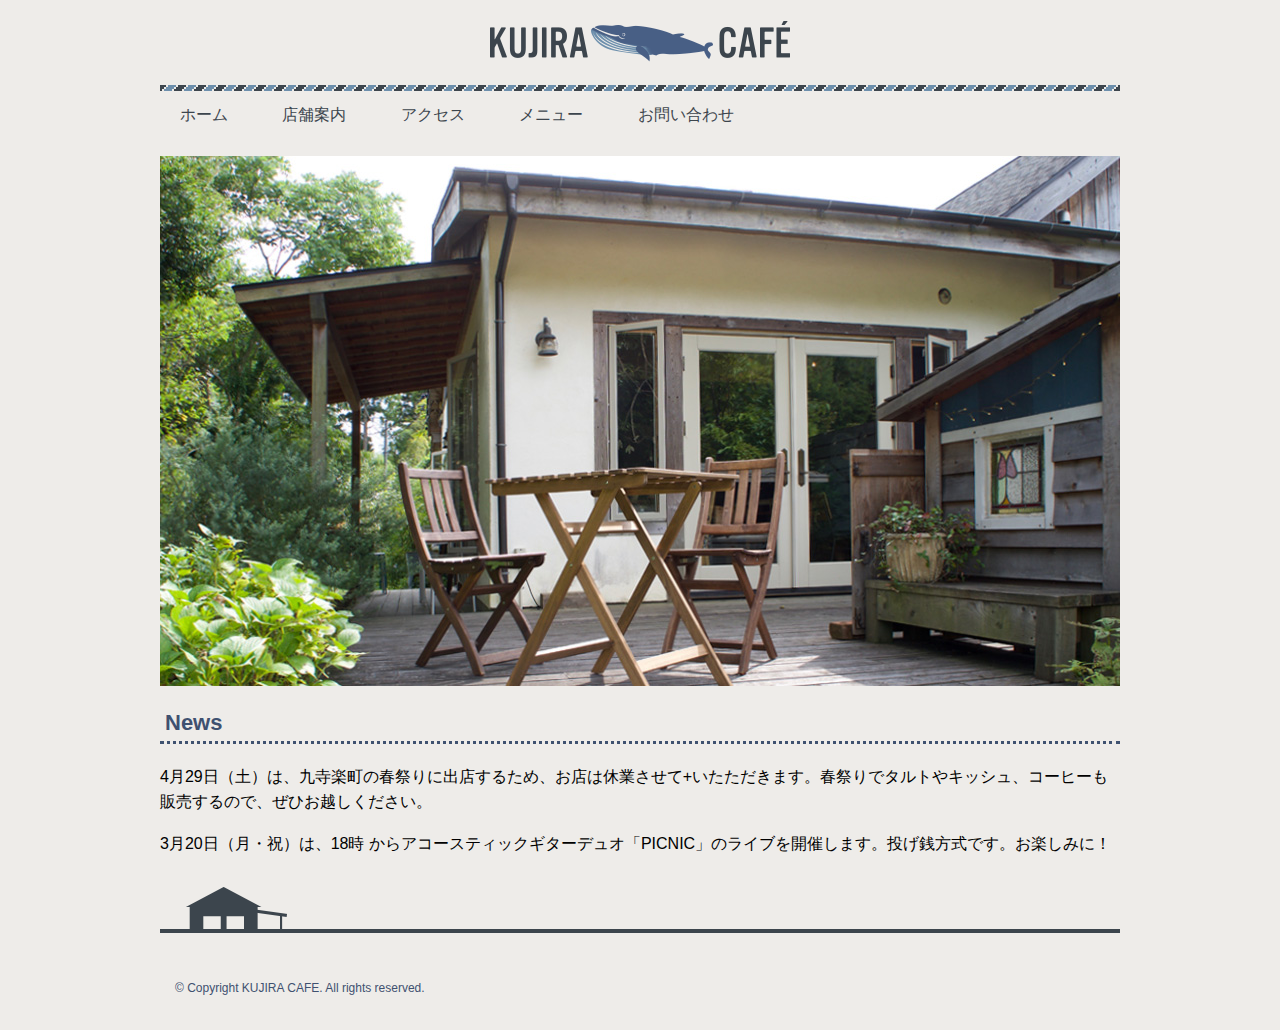
<file: index.html>
<!doctype html>
<html>
  <head>
    <meta charset="UTF-8">
    <title>KUJIRA CAFEヘようこそ</title>
    <link rel="stylesheet" href="css/style.css">
  </head>
  <body>
    <div class="wrapper">
<!--ヘッダー-->
      <header class="header">
        <h1 class="logo"><img src="images/logo.png" alt="KUJIRA CAFE"></h1>
        <nav class="nav">
          <ul>
            <li><a href="index.html">ホーム</a></li>
              <li><a href="about.html">店舗案内</a></li>
            <li><a href="access.html">アクセス</a></li>
            <li><a href="menu.html">メニュー</a></li>
            <li><a href="contact.html">お問い合わせ</a></li>
          </ul>
        </nav>
      </header>
<!--ヘッダーここまで-->
<!--メイン-->
      <div class="keyvisual">
        <img src="images/keyvisual.jpg" alt="KUJIRA CAFE">
      </div>
      <main>
        <h2 id="news">News</h2>
        <p class="news-item">4月29日（土）は、九寺楽町の春祭りに出店するため、お店は休業させて+いたただきます。春祭りでタルトやキッシュ、コーヒーも販売するので、ぜひお越しください。</p>
        <p class="news-item">3月20日（月・祝）は、18時        からアコースティックギターデュオ「PICNIC」のライブを開催します。投げ銭方式です。お楽しみに！</p>
      </main>
<!--メインここまで-->
<!--フッター-->
      <footer class="footer">
        <p>&copy; Copyright KUJIRA CAFE. All rights reserved.</p>
      </footer>
<!--フッターここまで-->
    </div>
  </body>
</html>
</file>
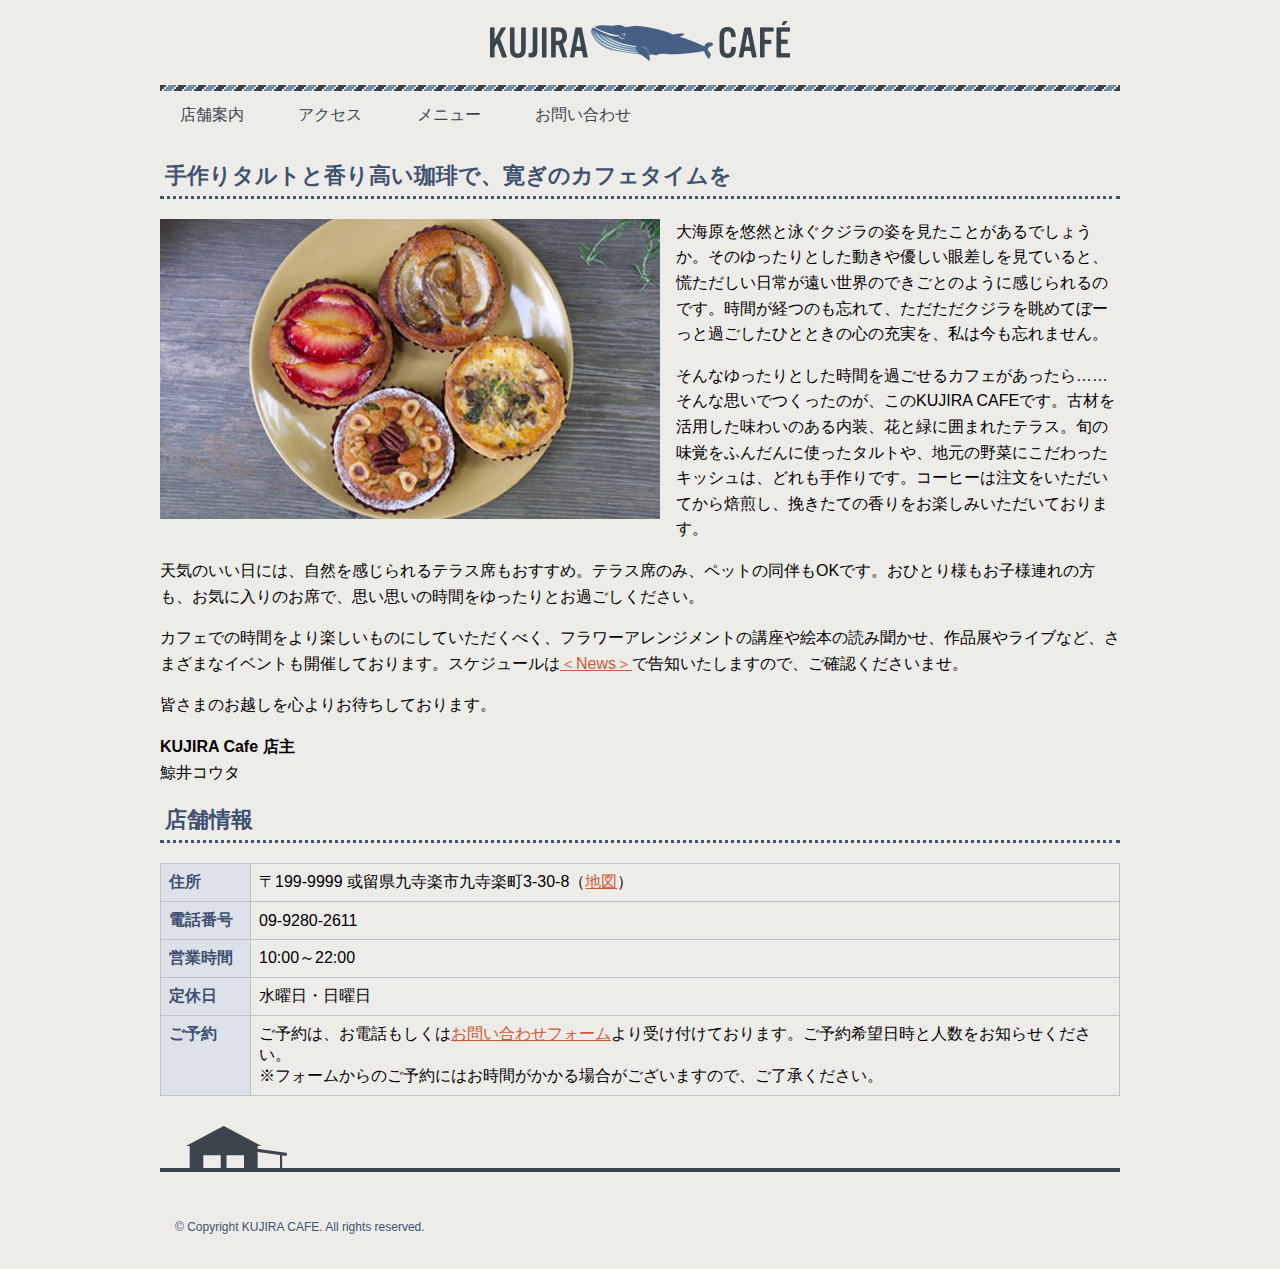
<file: about.html>
<!doctype html>
<html>
  <head>
    <meta charset="UTF-8">
    <title>KUJIRA CAFEについて | KUJIRA CAFE</title>
    <link rel="stylesheet" href="css/style.css">
  </head>
  <body>
    <div class="wrapper">
<!--ヘッダー-->
      <header class="header">
        <h1 class="logo"><img src="images/logo.png" alt="KUJIRA CAFE"></h1>
        <nav class="nav">
          <ul>
            <li><a href="about.html">店舗案内</a></li>
            <li><a href="access.html">アクセス</a></li>
            <li><a href="menu.html">メニュー</a></li>
            <li><a href="contact.html">お問い合わせ</a></li>
          </ul>
        </nav>
      </header>
<!--ヘッダーここまで-->
<!--メイン-->

      <main>
        <h2>手作りタルトと香り高い珈琲で、寛ぎのカフェタイムを</h2>
      <p><img src="images/about-photo.jpg" alt="タルトの写真" class="shop-photo">
        大海原を悠然と泳ぐクジラの姿を見たことがあるでしょうか。そのゆったりとした動きや優しい眼差しを見ていると、慌ただしい日常が遠い世界のできごとのように感じられるのです。時間が経つのも忘れて、ただただクジラを眺めてぼーっと過ごしたひとときの心の充実を、私は今も忘れません。</p>
<p>そんなゆったりとした時間を過ごせるカフェがあったら……そんな思いでつくったのが、このKUJIRA CAFEです。古材を活用した味わいのある内装、花と緑に囲まれたテラス。旬の味覚をふんだんに使ったタルトや、地元の野菜にこだわったキッシュは、どれも手作りです。コーヒーは注文をいただいてから焙煎し、挽きたての香りをお楽しみいただいております。</p>
<p>天気のいい日には、自然を感じられるテラス席もおすすめ。テラス席のみ、ペットの同伴もOKです。おひとり様もお子様連れの方も、お気に入りのお席で、思い思いの時間をゆったりとお過ごしください。</p>
        <p>カフェでの時間をより楽しいものにしていただくべく、フラワーアレンジメントの講座や絵本の読み聞かせ、作品展やライブなど、さまざまなイベントも開催しております。スケジュールは<a href="index.html#news">＜News＞</a>で告知いたしますので、ご確認くださいませ。</p>
        <p>皆さまのお越しを心よりお待ちしております。</p>
        <p><strong>KUJIRA Cafe 店主</strong><br>
鯨井コウタ</p>
        <h2 class="clear">店舗情報</h2>
        <table class="info">
          <tr>
            <th>住所</th>
            <td>〒199-9999 或留県九寺楽市九寺楽町3-30-8（<a href="access.html">地図</a>）</td>
          </tr>
          <tr>
            <th>電話番号</th>
            <td>09-9280-2611</td>
          </tr>
          <tr>
            <th>営業時間</th>
            <td>10:00～22:00</td>
          </tr>
          <tr>
            <th>定休日</th>
            <td>水曜日・日曜日</td>
          </tr>
          <tr>
            <th>ご予約</th>
            <td>ご予約は、お電話もしくは<a href="contact.html">お問い合わせフォーム</a>より受け付けております。ご予約希望日時と人数をお知らせください。<br>
※フォームからのご予約にはお時間がかかる場合がございますので、ご了承ください。</td>
          </tr>
        </table>

      </main>
<!--メインここまで-->
<!--フッター-->
      <footer class="footer">
        <p>&copy; Copyright KUJIRA CAFE. All rights reserved.</p>
      </footer>
<!--フッターここまで-->
    </div>
  </body>
</html>
</file>
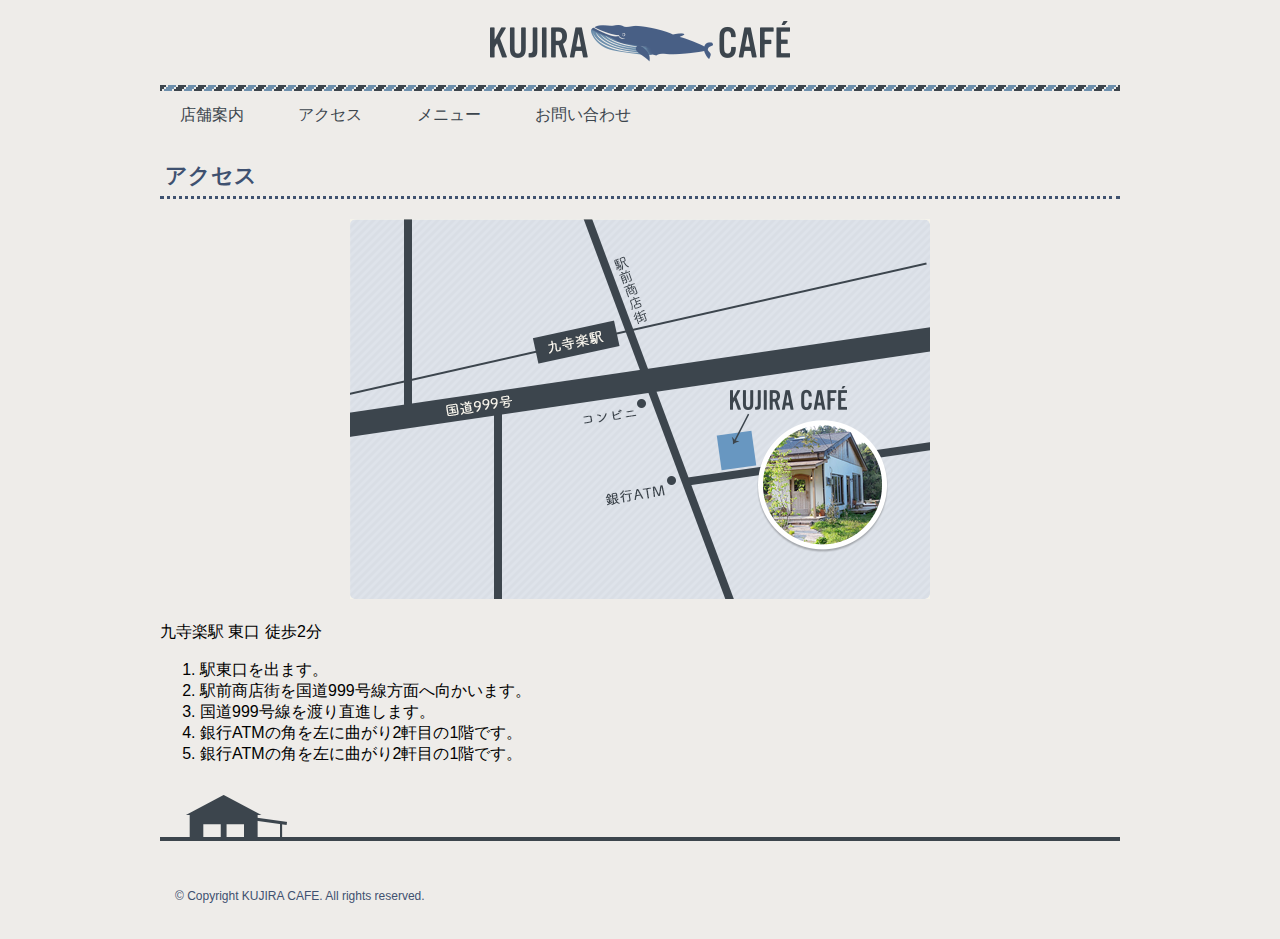
<file: access.html>
<!doctype html>
<html>
  <head>
    <meta charset="UTF-8">
    <title>アクセス | KUJIRA CAFE</title>
    <link rel="stylesheet" href="css/style.css">
  </head>
  <body>
    <div class="wrapper">
<!--ヘッダー-->
      <header class="header">
        <h1 class="logo"><img src="images/logo.png" alt="KUJIRA CAFE"></h1>
        <nav class="nav">
          <ul>
            <li><a href="about.html">店舗案内</a></li>
            <li><a href="access.html">アクセス</a></li>
            <li><a href="menu.html">メニュー</a></li>
            <li><a href="contact.html">お問い合わせ</a></li>
          </ul>
        </nav>
      </header>
<!--ヘッダーここまで-->
<!--メイン-->

      <main>
        <h2>アクセス</h2>
        <div class="map"><img src="images/map.png" alt="  地図"></div>
        <p>九寺楽駅 東口 徒歩2分</p>
        <ol>
          <li>駅東口を出ます。</li>
          <li>駅前商店街を国道999号線方面へ向かいます。</li>
          <li>国道999号線を渡り直進します。</li>
          <li>銀行ATMの角を左に曲がり2軒目の1階です。</li>
          <li>銀行ATMの角を左に曲がり2軒目の1階です。</li>
        </ol>

      </main>
<!--メインここまで-->
<!--フッター-->
      <footer class="footer">
        <p>&copy; Copyright KUJIRA CAFE. All rights reserved.</p>
      </footer>
<!--フッターここまで-->
    </div>
  </body>
</html>
</file>
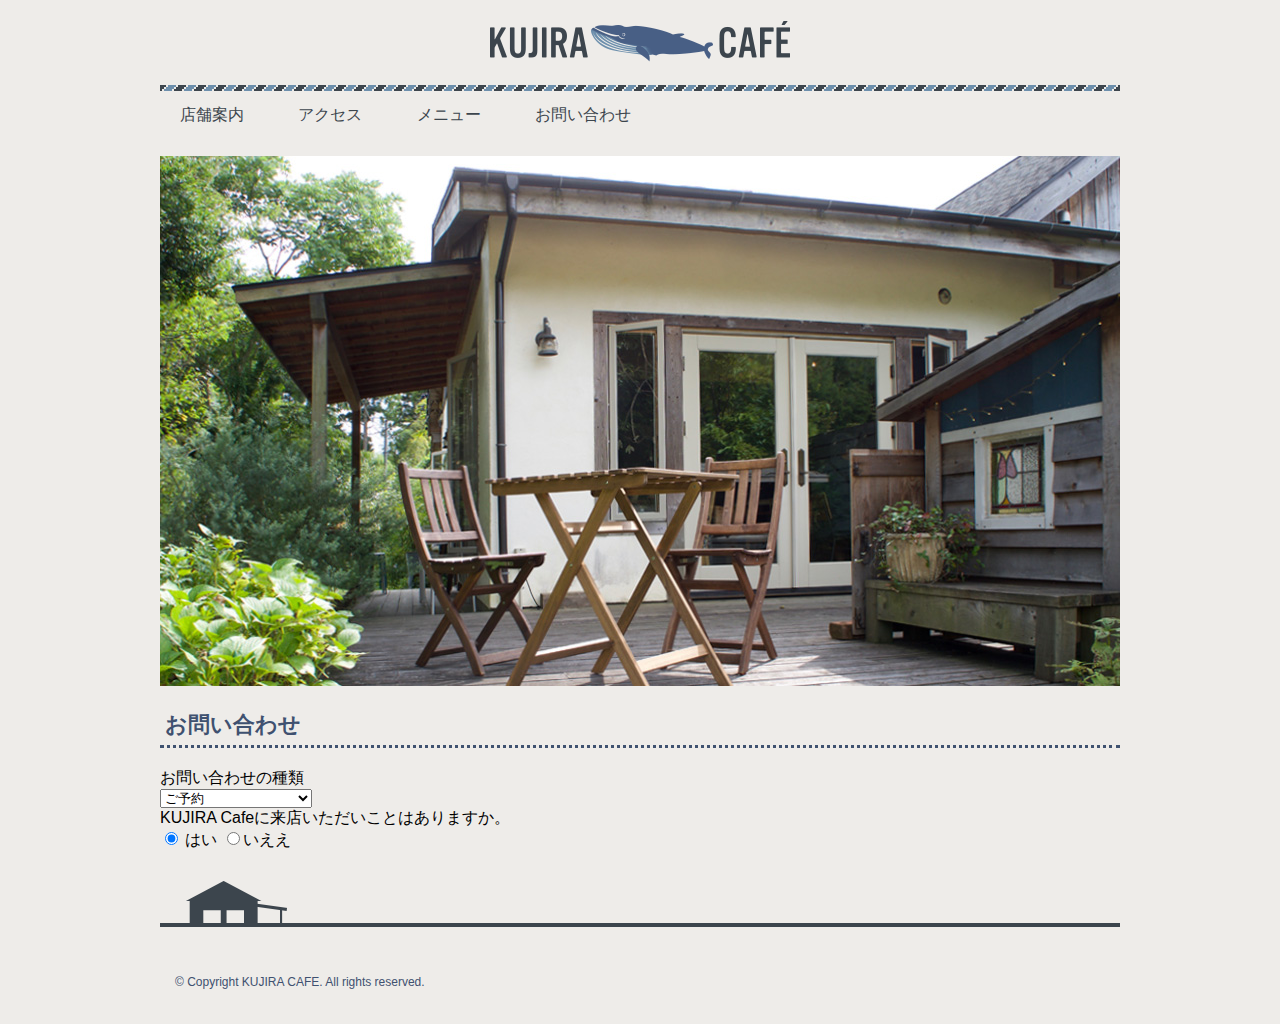
<file: contact.html>
<!doctype html>
<html>
  <head>
    <meta charset="UTF-8">
    <title>コンタクト | KUJIRA CAFE</title>
    <link rel="stylesheet" href="css/style.css">
  </head>
  <body>
    <div class="wrapper">
<!--ヘッダー-->
      <header class="header">
        <h1 class="logo"><img src="images/logo.png" alt="KUJIRA CAFE"></h1>
        <nav class="nav">
          <ul>
            <li><a href="about.html">店舗案内</a></li>
            <li><a href="access.html">アクセス</a></li>
            <li><a href="menu.html">メニュー</a></li>
            <li><a href="contact.html">お問い合わせ</a></li>
          </ul>
        </nav>
      </header>
<!--ヘッダーここまで-->
<!--メイン-->
      <div class="keyvisual">
        <img src="images/keyvisual.jpg" alt="KUJIRA CAFE">
      </div>
      <main>
          <h2>お問い合わせ</h2>
          <form method="get" action="result.html">
          <div>
              お問い合わせの種類<br/>
              <select name="kind">
              <option value="resrvation">ご予約</option>
                  <option value="event">イベントについいて</option>
                  <option value="contact">その他のお問い合わせ</option>
              </select>
              </div>
              <div>
              KUJIRA Cafeに来店いただいことはありますか。<br>
                  <input type="radio" name="first" value="yes" checked> はい
                  <input type="radio" name="first" value="no">いええ
              </div>
          </form>
         </main>
<!--メインここまで-->
<!--フッター-->
      <footer class="footer">
        <p>&copy; Copyright KUJIRA CAFE. All rights reserved.</p>
      </footer>
<!--フッターここまで-->
    </div>
  </body>
</html>
</file>
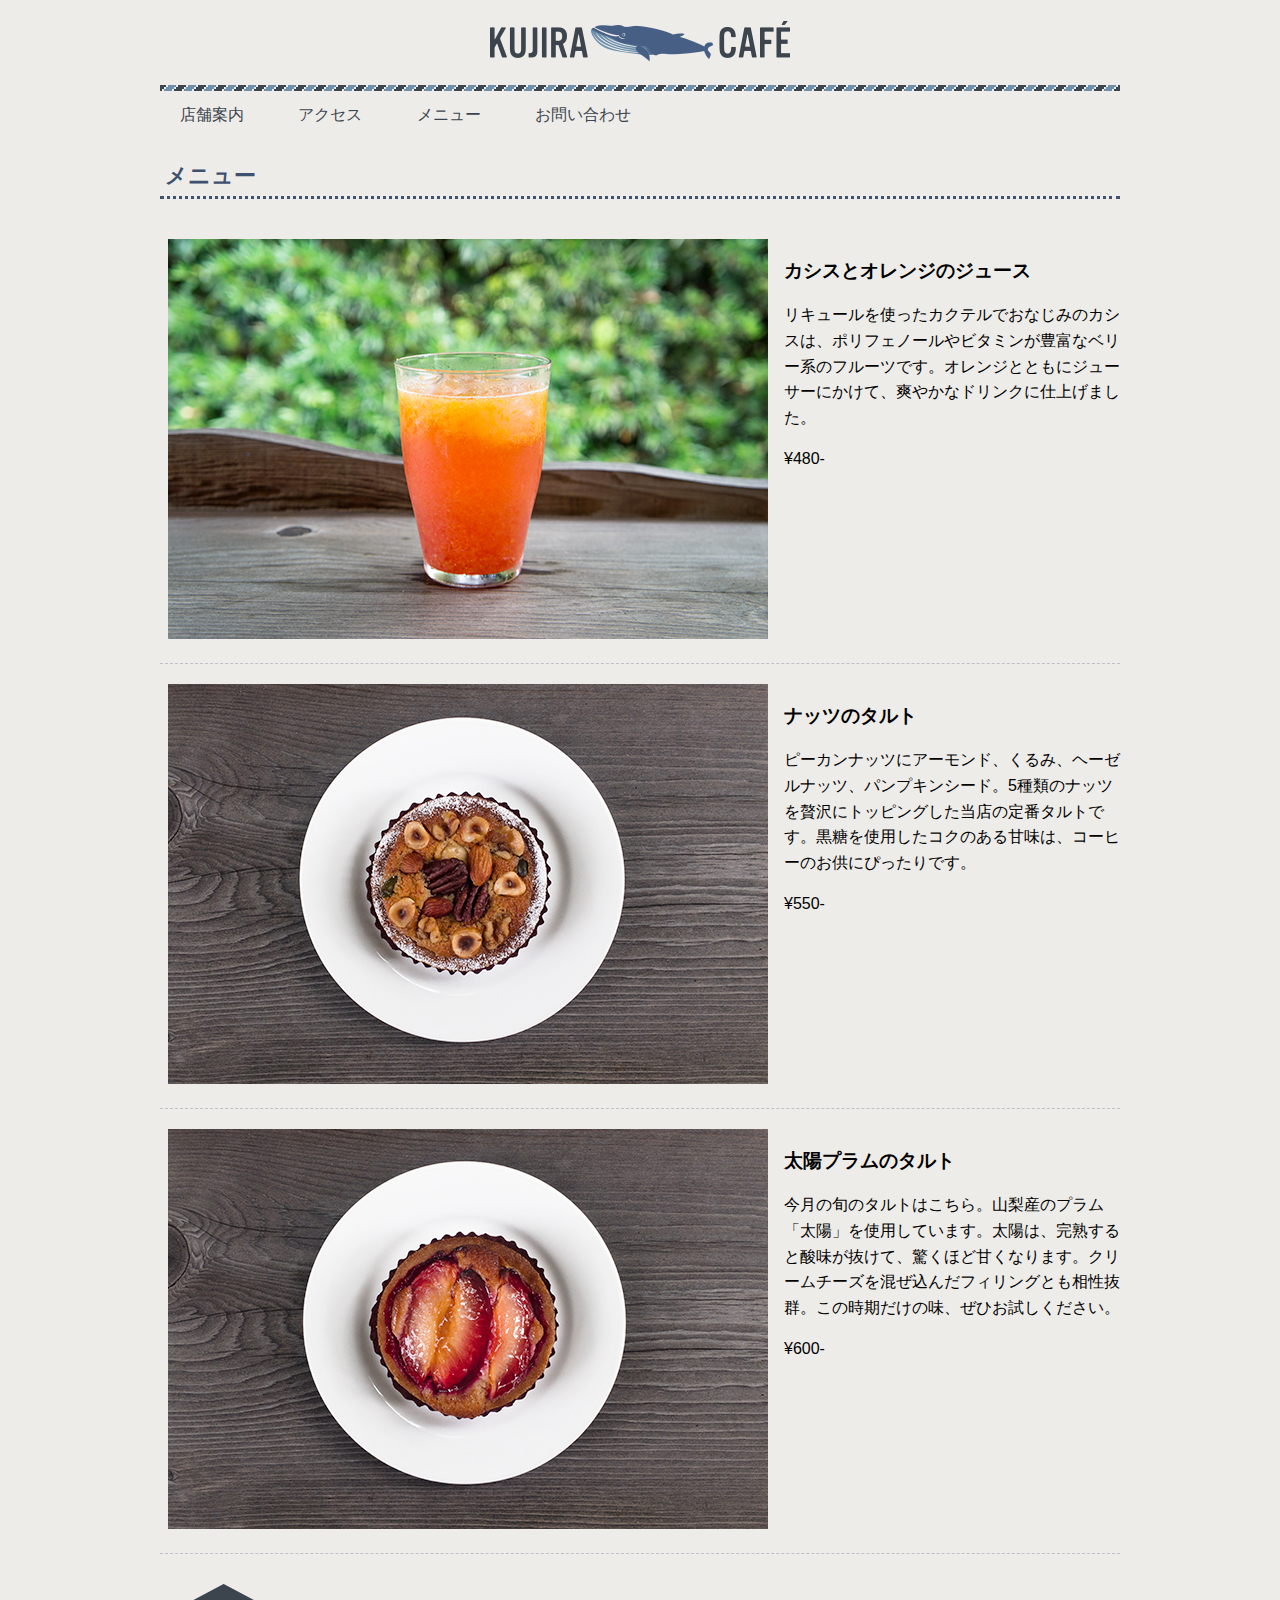
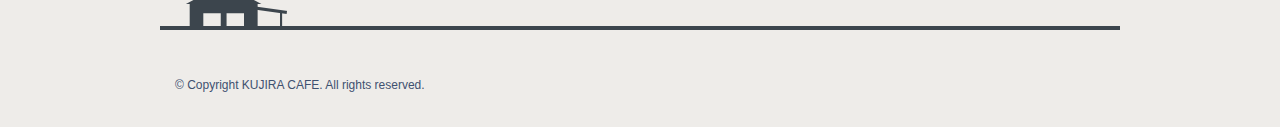
<file: menu.html>
<!doctype html>
<html>
  <head>
    <meta charset="UTF-8">
    <title>メニュー | KUJIRA CAFE</title>
    <link rel="stylesheet" href="css/style.css">
  </head>
  <body>
    <div class="wrapper">
<!--ヘッダー-->
      <header class="header">
        <h1 class="logo"><img src="images/logo.png" alt="KUJIRA CAFE"></h1>
        <nav class="nav">
          <ul>
            <li><a href="about.html">店舗案内</a></li>
            <li><a href="access.html">アクセス</a></li>
            <li><a href="menu.html">メニュー</a></li>
            <li><a href="contact.html">お問い合わせ</a></li>
          </ul>
        </nav>
      </header>
<!--ヘッダーここまで-->
<!--メイン-->

      <main>
        <h2>メニュー</h2>
        <div class="menu-block">
          <div class="menu-item">
            <div class="menu-photo">
              <img src="images/menu-photo1.jpg" alt="">
            </div>
            <div class="menu-text">
              <h3>カシスとオレンジのジュース</h3>
              <p>リキュールを使ったカクテルでおなじみのカシスは、ポリフェノールやビタミンが豊富なベリー系のフルーツです。オレンジとともにジューサーにかけて、爽やかなドリンクに仕上げました。</p>
              <p>&yen;480-</p>
            </div>
          </div>
        </div>
        <div class="menu-block">
          <div class="menu-item">
            <div class="menu-photo">
              <img src="images/menu-photo2.jpg" alt="">
            </div>
            <div class="menu-text">
              <h3>ナッツのタルト</h3>
              <p>ピーカンナッツにアーモンド、くるみ、ヘーゼルナッツ、パンプキンシード。5種類のナッツを贅沢にトッピングした当店の定番タルトです。黒糖を使用したコクのある甘味は、コーヒーのお供にぴったりです。</p>
              <p>&yen;550-</p>
            </div>
          </div>
        </div>
        <div class="menu-block">
          <div class="menu-item">
            <div class="menu-photo">
              <img src="images/menu-photo3.jpg" alt="">
            </div>
            <div class="menu-text">
              <h3>太陽プラムのタルト</h3>
              <p>今月の旬のタルトはこちら。山梨産のプラム「太陽」を使用しています。太陽は、完熟すると酸味が抜けて、驚くほど甘くなります。クリームチーズを混ぜ込んだフィリングとも相性抜群。この時期だけの味、ぜひお試しください。</p>
              <p>&yen;600-</p>
            </div>
          </div>
        </div>
      </main>
<!--メインここまで-->
<!--フッター-->
      <footer class="footer">
        <p>&copy; Copyright KUJIRA CAFE. All rights reserved.</p>
      </footer>
<!--フッターここまで-->
    </div>
  </body>
</html>
</file>
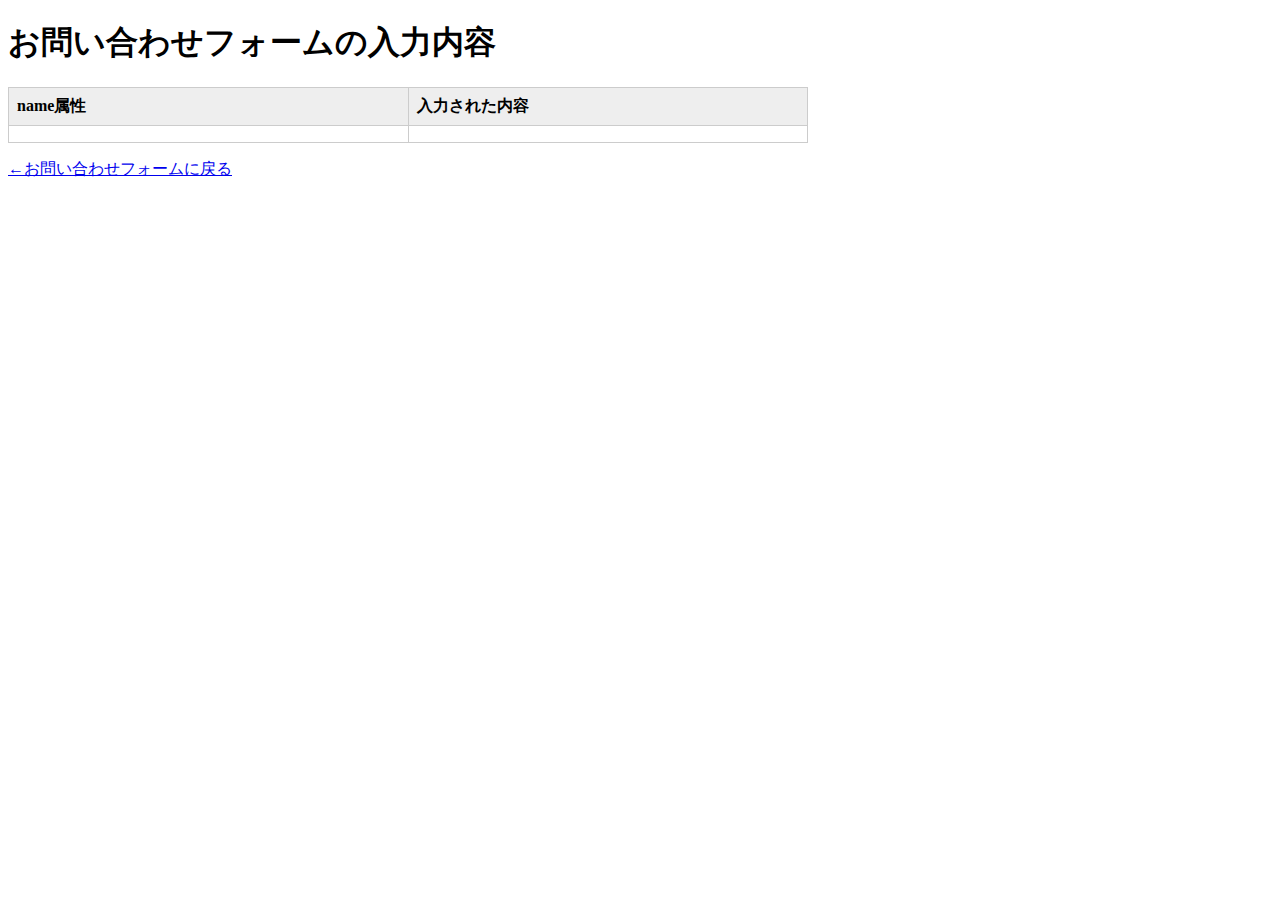
<file: result.html>
<!doctype html>
<html>
<head>
<meta charset="UTF-8">
<meta name="viewport" content="width=device-width, initial-scale=1">
<title>お問い合わせの入力内容</title>
<style>
#result {
	border: 1px solid #cccccc;
	border-collapse: collapse;
	width: 100%;
	max-width: 800px;
}
th, td {
	padding: 0.5em;
	border: 1px solid #cccccc;
	text-align: left;
	vertical-align: top;
}
th {
	width: 100px;
	background-color: #eeeeee;
}
</style>

</head>
<body>
<h1>お問い合わせフォームの入力内容</h1>
<table id="result">
	<tbody id="test">
	<tr><th>name属性</th><th>入力された内容</th></tr>
	</tbody>
</table>
<p><a href="contact.html">←お問い合わせフォームに戻る</a></p>

<script>
'use strict';

{
	window.addEventListener('DOMContentLoaded', function(){
		var params = decodeURI(location.search);
		params = params.substring(1);
		var paramArray = [];
		paramArray = params.split("&");
		var tableContent = "";
		paramArray.forEach(function(item, index){
			var keyValue = [];
			keyValue = item.split("=");
			var tr = document.createElement("tr");
			var tdName = document.createElement("td");
			tdName.textContent = keyValue[0];
			var tdValue = document.createElement("td");
			tdValue.textContent = keyValue[1];
			tr.appendChild(tdName);
			tr.appendChild(tdValue);
			var e = document.getElementById("test");
			e.appendChild(tr);
		});
	});
}
</script>
</body>
</html>
</file>
<file: css/style.css>
@charset "UTF-8";
html {
  font-family: sans-serif;
}
html * {
    box-sizing: border-box;
}
body {
    margin: 0 0 0 0;
    background-color:#eeece9;

}
.wrapper{
    margin: 0 auto 0 auto;
    max-width: 960px;
}
h2 {
  color:#3f5170;
  font-size: 22px;
  border-bottom: 3px dotted #3f5270;
  margin-top: 20px;
  margin-right: 0;
  margin-bottom: 20px;
  margin-left: 0;
  padding-top: 0;
  padding-right: 5px;
  padding-bottom: 5px;
  padding-left: 5px;
}

p{
    line-height: 1.6;
}
a:link{
    color: #d25833;

}bc
a:visited{
    color: #d25833;
}
a:hover{
    color: #e3937a;
}
a:active{
    color: #ff6a3b;
}

.logo{
    margin: 50px 0 40px o;
    line-height: 0;
    text-align: center;
}
.nav li{
    display: inline;
    list-style-type: none;
    padding-right: 50px;
}
.nav ul{
    margin: 0 0 0 0;
    padding: 20px 10px 15px 20px;
    background-image: url(../images/menu-bg.png);
    background-repeat: repeat-x
}
.nav a:link{
    color: #3c454d;
    text-decoration: none;

}
.nav a:visited{
    color: #3c454d;
    text-decoration: none;
}
.nav a:hover{
    color: #7b8dac;
    text-decoration: none;

}
.nav a:active{
    color: #5a9bc0;
    text-decoration: none;
}

.footer{
    background-image: url(../images/footer-bg.png);
    background-repeat: no-repeat;
    margin-top: 30px;
    padding: 80px 15px 20px 15px;
    font-size: 12px;
    color: #3f5170;
}

.keyvisual{
    margin: 15px 0 0 0;
}
.new-item{
    margin: 0;
}
/* about.html */
.shop-photo {
    float: left;
    padding: 0 1em 1em 0;
}
.clear{
    clear: both;
}
/* テーブル */
.info {
    border-collapse: collapse;
}
.info th,.info td{
    padding: 8px;
    border: 1px solid #bec2c7;
    text-align: left;
}
.info th{
    background-color: #dde2ea;
    width: 90px;
    color: #3f5170;
    vertical-align: top;
}

/* menu.html */
.menu-item{
    display: flex;
    border-bottom: 1px dashed #bec2c7;
    padding: 20px 8px;
}
.menu-photo{
    margin-right: 16px;
    flex: 1 1 auto;
}
.menu-text{
    flex: 0 0 336px;
}
/* access.html */
.map{
text-align: center;
}
</file>
